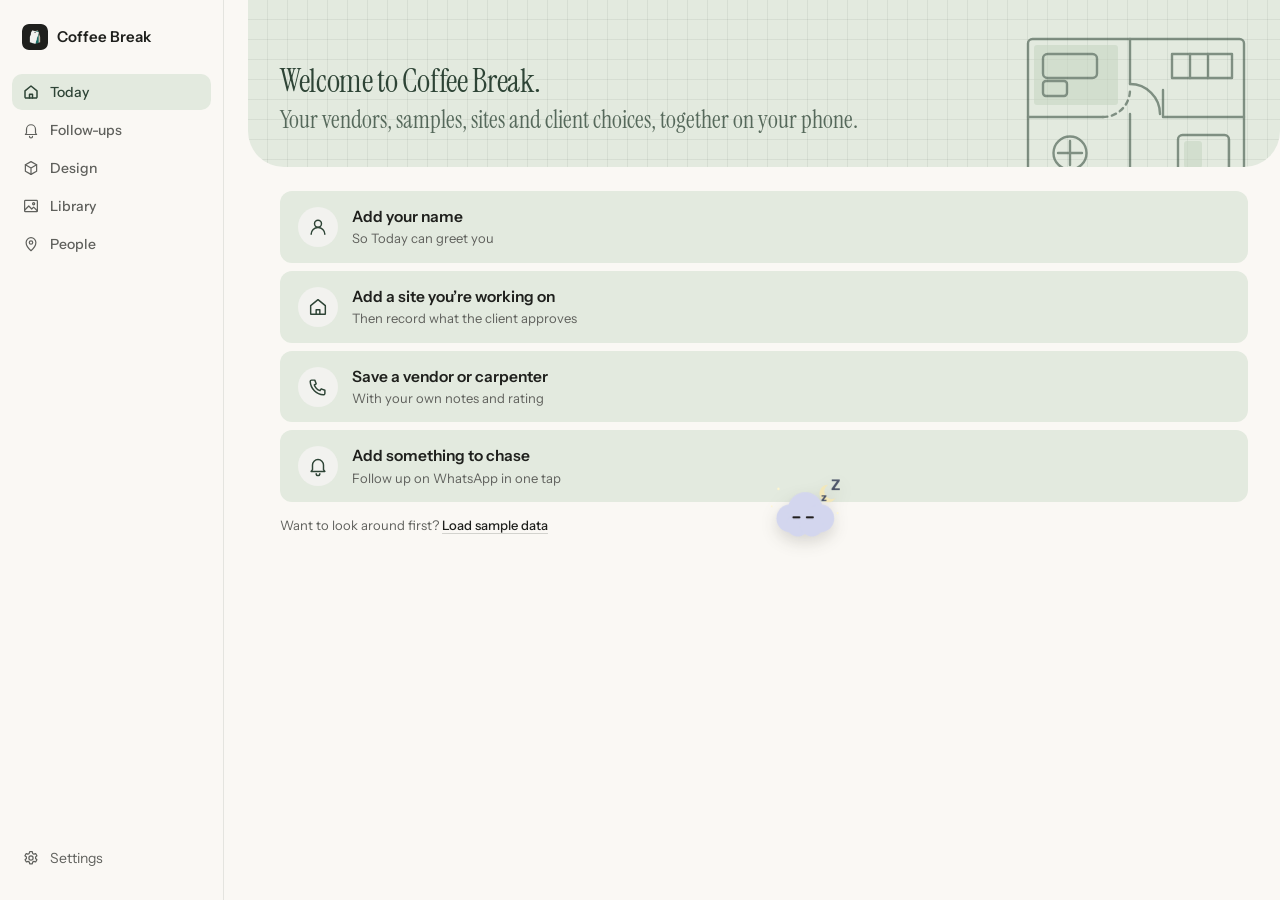
<file: index.html>
<!doctype html>
<html lang="en">
<head>
  <meta charset="utf-8">
  <meta name="viewport" content="width=device-width, initial-scale=1, viewport-fit=cover">
  <title>Coffee Break</title>
  <meta name="description" content="A personal work assistant for interior designers: follow-ups, inspiration, material samples and trusted people near your sites.">
  <meta name="theme-color" content="#e3eadf" media="(prefers-color-scheme: light)">
  <meta name="theme-color" content="#0f0f0e" media="(prefers-color-scheme: dark)">
  <link rel="manifest" href="manifest.json">
  <link rel="icon" href="icon-192.png">
  <link rel="apple-touch-icon" href="icon-192.png">
  <link rel="preconnect" href="https://fonts.googleapis.com">
  <link rel="preconnect" href="https://fonts.gstatic.com" crossorigin>
  <link href="https://fonts.googleapis.com/css2?family=Instrument+Sans:wght@400;500;600&family=Instrument+Serif&display=swap" rel="stylesheet">
  <link rel="stylesheet" href="styles.css">
</head>
<body>
  <nav class="tabs" aria-label="Sections">
    <div class="mark"><img src="icon-192.png" alt=""><span>Coffee Break</span></div>
    <a href="#today" data-tab="today" data-ic="today">Today</a>
    <a href="#followups" data-tab="followups" data-ic="bell">Follow-ups</a>
    <a href="#design" data-tab="design" data-ic="cube">Design</a>
    <a href="#library" data-tab="library" data-ic="image">Library</a>
    <a href="#people" data-tab="people" data-ic="pin">People</a>
    <button class="nav-settings" data-act="settings" data-ic="cog">Settings</button>
  </nav>

  <header class="top">
    <div class="mark"><img src="icon-192.png" alt=""><span>Coffee Break</span></div>
    <button class="icon-btn" aria-label="Settings" data-act="settings" data-ic="cog"></button>
  </header>

  <main id="view"></main>

  <div id="sheet" class="sheet hidden">
    <div class="sheet-bg"></div>
    <div class="sheet-card" role="dialog" aria-modal="true"></div>
  </div>
  <div id="present" class="present hidden"></div>
  <div id="toast" class="toast" role="status" aria-live="polite"></div>

  <script src="app.js"></script>
  <script src="features.js"></script>
  <script src="calendar.js"></script>
  <script src="nearby.js"></script>
  <script src="design.js"></script>
  <script src="ai.js"></script>
  <script src="theme.js"></script>
  <script src="cloud.js"></script>
  <script src="buddy.js"></script>
  <script src="tour.js"></script>
</body>
</html>
</file>
<file: styles.css>
/* StudioMate — style: editorial-greeting (taste-skill seed 421492546)
   Face: a limestone surface in place of the kit's #f9f9f9; the greeting in Instrument Serif carries
   today's one fact. Signature: materials set like the printed label on a real sample.
   Grid: phone = 16px margins, one 12px gap. Desktop = 224px sidebar + centred 1100px column,
   12 cols x 77 + 11 x 16 = 1100. */

:root {
  --ground: #ffffff;
  --surface: #f2f2ef;   /* limestone, one step off white */
  --raised: #ffffff;
  --active: #e6e6e2;
  --border: #e4e4df;
  --rule: #ececE8;
  --control: #d3d3ce;
  --text: #1f201d;
  --muted: #5f605c;
  --faint: #6b6b67;
  --primary: #1f201d;
  --on-primary: #ffffff;
  --accent: #1b6e66;    /* deep teal: on data only */
  --accent-soft: #e2efed;
  --positive: #2e7d32;
  --negative: #b42318;
  --pill-negative-bg: #fdecea; --pill-negative-ink: #7a1d14;
  --pill-warning-bg: #fffbeb;  --pill-warning-ink: #92400e;
  --pill-neutral-bg: #ebebe7;  --pill-neutral-ink: #3d3d3a;
  --star: #a2741a;

  --radius-card: 16px;
  --radius-inner: 12px;
  --radius-control: 999px;
  --gap: 12px;
  --pad: 18px;
  --control-height: 44px;

  --font: "Instrument Sans", system-ui, -apple-system, "Segoe UI", Roboto, "Noto Sans Tamil", sans-serif;
  --serif: "Instrument Serif", Georgia, serif;
  --fs-greet: 28px;
  --fs-title: 24px;
  --fs-kpi: 30px;
  --fs-body: 15px;
  --fs-small: 13px;

  --ease-out: cubic-bezier(0.23, 1, 0.32, 1);
  --ease-drawer: cubic-bezier(0.32, 0.72, 0, 1);
  --nav-h: 62px;
  color-scheme: light;
}
@media (prefers-color-scheme: dark) {
  :root:not([data-theme="light"]) {
    --ground: #0f0f0e; --surface: #1a1a18; --raised: #232321; --active: #2a2a27;
    --border: #2a2a27; --rule: #222220; --control: #44443f;
    --text: #f3f3ef; --muted: #b4b4ae; --faint: #96968f;
    --primary: #f3f3ef; --on-primary: #111110;
    --accent: #5fbfb3; --accent-soft: #1d302d;
    --negative: #f0806f; --pill-negative-bg: #3a1f1b; --pill-negative-ink: #f6b3a8;
    --pill-warning-bg: #33280f; --pill-warning-ink: #f3c56b;
    --pill-neutral-bg: #2a2a27; --pill-neutral-ink: #d6d6d0;
    --star: #e0b45a;
    color-scheme: dark;
  }
}

* { box-sizing: border-box; }
html { -webkit-text-size-adjust: 100%; }
body {
  margin: 0; background: var(--ground); color: var(--text);
  font: 400 var(--fs-body)/1.5 var(--font);
  padding-bottom: calc(var(--nav-h) + 32px + env(safe-area-inset-bottom));
  -webkit-tap-highlight-color: transparent;
  overscroll-behavior-y: none;
}
body.noscroll { overflow: hidden; }
h1, h2, h3, p { margin: 0; }
button, input, select, textarea { font: inherit; color: inherit; }
button, .btn, .tabs a, .chip { -webkit-user-select: none; user-select: none; touch-action: manipulation; }
img { display: block; max-width: 100%; }
a { color: inherit; }
.hidden { display: none !important; }
.num { font-variant-numeric: tabular-nums; }
.faint { color: var(--faint); }
.ic { width: 18px; height: 18px; flex: none; }
:focus-visible { outline: 2px solid var(--accent); outline-offset: 2px; }
::selection { background: var(--accent-soft); color: var(--text); }
html { caret-color: var(--accent); scrollbar-color: var(--control) transparent; scrollbar-width: thin; }

/* ---------- shell ---------- */
.top {
  position: sticky; top: 0; z-index: 20; display: flex; align-items: center; justify-content: space-between;
  height: 52px; padding: 0 8px 0 16px; padding-top: env(safe-area-inset-top);
  background: var(--ground);
}
.mark { display: flex; align-items: center; gap: 9px; font-weight: 600; font-size: 15px; }
.mark img { width: 26px; height: 26px; border-radius: 7px; }
.icon-btn {
  display: grid; place-items: center; width: 44px; height: 44px; border: 0; border-radius: 50%;
  background: transparent; color: var(--muted); cursor: pointer;
  transition: transform 160ms var(--ease-out), background-color 160ms ease;
}
.icon-btn .ic { width: 20px; height: 20px; }
.icon-btn:active { transform: scale(0.94); background: var(--active); }

main { max-width: 1100px; margin: 0 auto; padding: 4px 16px 24px; }

/* bottom navigation on the phone */
.tabs {
  position: fixed; inset: auto 0 0 0; z-index: 30; display: flex;
  height: calc(var(--nav-h) + env(safe-area-inset-bottom)); padding: 0 4px env(safe-area-inset-bottom);
  background: var(--ground); border-top: 1px solid var(--border);
}
.tabs .mark, .tabs .nav-settings { display: none; }
.tabs a {
  flex: 1; display: flex; flex-direction: column; align-items: center; justify-content: center; gap: 3px;
  color: var(--faint); text-decoration: none; font-size: 11.5px; font-weight: 500;
  transition: color 160ms ease;
}
.tabs a .ic { width: 22px; height: 22px; transition: transform 160ms var(--ease-out); }
.tabs a:active .ic { transform: scale(0.9); }
.tabs a.on { color: var(--text); }
.tabs a.on .ic { stroke-width: 2; }

/* desktop: the open-plane sidebar */
@media (min-width: 900px) {
  body { padding-bottom: 48px; }
  .top { display: none; }
  .tabs {
    inset: 0 auto 0 0; width: 224px; height: auto; flex-direction: column; gap: 2px;
    padding: 24px 12px; border-top: 0; border-right: 1px solid var(--border);
  }
  .tabs .mark { display: flex; padding: 0 10px 22px; }
  .tabs a, .tabs .nav-settings {
    flex: none; flex-direction: row; justify-content: flex-start; gap: 10px; height: 36px; padding: 0 10px;
    border-radius: 10px; font-size: 14px; color: var(--muted);
  }
  .tabs a .ic, .tabs .nav-settings .ic { width: 18px; height: 18px; }
  .tabs a.on { background: var(--active); color: var(--text); }
  .tabs .nav-settings { display: flex; align-items: center; margin-top: auto; border: 0; background: none; cursor: pointer; }
  main { margin-left: max(248px, calc((100vw - 1100px + 224px) / 2)); margin-right: auto; padding: 40px 32px 48px; }
}

/* ---------- titles ---------- */
.title-row { display: flex; align-items: flex-start; justify-content: space-between; gap: 16px; padding: 10px 0 16px; }
.title-row h1 { font-size: var(--fs-title); font-weight: 600; letter-spacing: -0.01em; line-height: 1.2; }
.lede { color: var(--muted); font-size: var(--fs-small); margin-top: 4px; }

.hero { padding: 6px 0 4px; }
.greet { font: 400 var(--fs-greet)/1.1 var(--serif); letter-spacing: -0.01em; }
.finding { font: 400 22px/1.25 var(--serif); color: var(--muted); margin-top: 6px; max-width: 30ch; }
.hero .lede { margin-top: 10px; }
@media (min-width: 900px) { :root { --fs-greet: 32px; } .finding { font-size: 24px; max-width: none; } .hero { padding-top: 24px; } }

/* KPI strip: one container split by dividers, label over value, regular weight */
.strip {
  display: grid; grid-template-columns: repeat(3, 1fr); margin-top: 20px;
  background: var(--surface); border-radius: var(--radius-card);
}
.strip a { display: flex; flex-direction: column; gap: 2px; padding: 14px var(--pad) 16px; text-decoration: none; }
.strip a + a { border-left: 1px solid var(--border); }
.strip span { font-size: var(--fs-small); color: var(--muted); }
.strip b { font-size: var(--fs-kpi); font-weight: 400; line-height: 1.1; }
.strip a.bad b { color: var(--negative); }
.strip a.main b { color: var(--accent); }

.quick { display: grid; grid-template-columns: repeat(4, 1fr); gap: 8px; margin: 14px 0 4px; }
.quick button {
  display: flex; flex-direction: column; align-items: center; gap: 6px; padding: 14px 4px 12px;
  border: 1px solid var(--border); border-radius: var(--radius-inner); background: var(--ground);
  color: var(--text); cursor: pointer; transition: transform 160ms var(--ease-out), background-color 160ms ease;
}
.quick button .ic { width: 22px; height: 22px; }
.quick button span { font-size: 12.5px; font-weight: 500; color: var(--muted); }
.quick button:active { transform: scale(0.97); background: var(--surface); }

.sec { display: flex; align-items: baseline; gap: 8px; font-size: 15px; font-weight: 600; margin: 28px 0 10px; }
.sec .count { font-weight: 400; color: var(--muted); }
.sec .more { margin-left: auto; font-size: var(--fs-small); font-weight: 500; color: var(--muted); text-decoration: none; }

.banner {
  display: flex; gap: 12px; align-items: center; margin: 16px 0 0; padding: 14px var(--pad);
  border-radius: var(--radius-inner); background: var(--surface); font-size: 14px;
}
.banner p { flex: 1; }
.banner.nudge { background: var(--accent-soft); }

/* ---------- follow-up rows ---------- */
.card { background: var(--surface); border-radius: var(--radius-card); margin-bottom: var(--gap); overflow: hidden; }
.card h3 { font-size: 16px; font-weight: 600; margin: 6px 0 2px; line-height: 1.3; }
.meta { color: var(--muted); font-size: var(--fs-small); }
.meta em { font-style: normal; color: var(--text); }
.p-main { padding: 14px var(--pad) 10px; cursor: pointer; }
.fu { display: grid; grid-template-columns: 1fr auto; align-items: center; gap: 4px; background: var(--surface); border-radius: var(--radius-card); margin-bottom: 8px; padding-right: 10px; }
.fu-main { display: grid; gap: 4px; min-width: 0; padding: 14px 6px 14px var(--pad); border: 0; background: none; text-align: left; color: var(--text); cursor: pointer; border-radius: var(--radius-card); }
.fu-main:active { background: var(--active); }
.fu-title { font-size: 16px; font-weight: 600; line-height: 1.3; overflow-wrap: anywhere; }
.fu-acts { display: flex; gap: 6px; }
.fu-top { display: flex; gap: 6px; flex-wrap: wrap; align-items: center; }
.due, .pill {
  flex: none; white-space: nowrap; font-size: 12px; font-weight: 500; line-height: 20px; padding: 0 8px; border-radius: 6px;
  background: var(--pill-neutral-bg); color: var(--pill-neutral-ink);
}
.due.overdue { background: var(--pill-negative-bg); color: var(--pill-negative-ink); }
.due.today { background: var(--accent-soft); color: var(--accent); }
.due.done { background: transparent; padding: 0; color: var(--muted); }
.fu.done .fu-title { color: var(--muted); font-weight: 500; }
.fu.done { padding-right: 0; grid-template-columns: 1fr; }
@media (min-width: 900px) {
  .fu-list { display: grid; grid-template-columns: 1fr 1fr; gap: var(--gap); }
  .fu-list .card { margin: 0; display: flex; flex-direction: column; justify-content: space-between; }
}
.fu-actions { display: flex; gap: 8px; padding: 0 var(--pad) 14px; flex-wrap: wrap; }
.note { margin-top: 6px; font-size: 14px; }
.stars { display: inline-flex; gap: 1px; margin-left: 6px; vertical-align: -1px; color: var(--star); }
.stars .off { display: inline-flex; gap: 1px; color: var(--control); }
.star { width: 13px; height: 13px; fill: currentColor; }
.rating .star { width: 28px; height: 28px; }

/* ---------- controls ---------- */
.btn {
  display: inline-flex; align-items: center; justify-content: center; gap: 7px;
  min-height: var(--control-height); padding: 0 16px; border-radius: var(--radius-control);
  border: 1px solid var(--control); background: var(--ground); color: var(--text);
  font-weight: 500; font-size: 14px; cursor: pointer; text-decoration: none; white-space: nowrap;
  transition: transform 160ms var(--ease-out), background-color 160ms ease, border-color 160ms ease;
}
.btn .ic { width: 17px; height: 17px; }
.btn:active { transform: scale(0.97); }
.btn:disabled { opacity: .4; pointer-events: none; }
.btn.primary, .btn.wa { background: var(--primary); border-color: var(--primary); color: var(--on-primary); }
.btn.ok { background: var(--accent); border-color: var(--accent); color: #fff; }
.btn.ghost { border-color: transparent; background: transparent; }
.btn.danger { color: var(--negative); }
.btn.big { height: 52px; width: 100%; justify-content: flex-start; padding: 0 18px; font-size: 15px; border-radius: var(--radius-inner); }
.btn.icon { width: 48px; padding: 0; flex: none; }
.btn.round { width: 48px; height: 48px; padding: 0; flex: none; }
.btn.round .ic { width: 20px; height: 20px; }
.btn.small { min-height: 40px; padding: 0 14px; font-size: 14px; }
@media (hover: hover) and (pointer: fine) {
  .btn:hover { border-color: var(--muted); }
  .btn.primary:hover, .btn.wa:hover { background: #3a3b37; border-color: #3a3b37; }
  .quick button:hover, .mcard:hover, .thumb:hover { background-color: var(--surface); }
}

.bar { display: flex; gap: 8px; align-items: center; margin: 0 0 12px; flex-wrap: wrap; }
.grow { flex: 1; }
.seg { display: inline-flex; background: var(--surface); border-radius: var(--radius-control); padding: 3px; }
.seg button {
  border: 0; background: transparent; height: 40px; padding: 0 18px; border-radius: var(--radius-control);
  font-weight: 500; font-size: 14px; color: var(--muted); cursor: pointer; transition: background-color 160ms ease, color 160ms ease;
}
.seg button.on { background: var(--ground); color: var(--text); outline: 1px solid var(--border); outline-offset: -1px; }
.chips { display: flex; gap: 6px; flex-wrap: wrap; }
.chips.scroll { flex-wrap: nowrap; overflow-x: auto; margin: 0 -16px 12px; padding: 0 16px 2px; scrollbar-width: none; overscroll-behavior-x: contain; }
.chips.scroll::-webkit-scrollbar { display: none; }
.chip {
  flex: none; height: 40px; padding: 0 16px; border-radius: var(--radius-control);
  border: 1px solid var(--border); background: var(--ground); font-size: 13.5px; font-weight: 500; cursor: pointer; white-space: nowrap;
  transition: transform 160ms var(--ease-out), background-color 160ms ease, color 160ms ease;
}
.chip:active { transform: scale(0.97); }
.chip.on { background: var(--primary); border-color: var(--primary); color: var(--on-primary); }

/* 16px text keeps Android from zooming into fields */
input, select, textarea {
  width: 100%; min-height: 46px; padding: 11px 14px; border-radius: 12px; border: 1px solid var(--control);
  background: var(--ground); font-size: 16px; outline: none; transition: border-color 160ms ease;
}
input:focus, select:focus, textarea:focus { border-color: var(--text); }
input::placeholder, textarea::placeholder { color: var(--faint); }
textarea { resize: vertical; line-height: 1.45; }
input[type="checkbox"] { width: 20px; min-height: 20px; height: 20px; accent-color: var(--accent); }
input[type="search"] { padding-left: 42px; background: var(--surface) no-repeat 14px 50% / 18px; border-color: transparent;
  background-image: url("data:image/svg+xml,%3Csvg xmlns='http://www.w3.org/2000/svg' viewBox='0 0 24 24' fill='none' stroke='%235f605c' stroke-width='1.6' stroke-linecap='round'%3E%3Ccircle cx='11' cy='11' r='6.5'/%3E%3Cpath d='m16 16 4 4'/%3E%3C/svg%3E"); }
.bar input[type="search"] { flex: 1; min-width: 0; }
.bar select { width: auto; max-width: 48%; flex: none; min-height: 46px; height: 46px; padding: 0 12px; border-radius: var(--radius-control); font-size: 14px; }

/* ---------- sheet: slides up on the drawer curve ---------- */
.sheet { position: fixed; inset: 0; z-index: 50; }
.sheet-bg { position: absolute; inset: 0; background: rgba(15, 15, 14, .4); transition: opacity 240ms ease; }
.sheet-card {
  position: absolute; left: 0; right: 0; bottom: 0; max-height: 92dvh; overflow-y: auto; overscroll-behavior: contain;
  max-width: 640px; margin: 0 auto; background: var(--ground); border-radius: 24px 24px 0 0;
  padding: 8px 20px calc(24px + env(safe-area-inset-bottom));
  box-shadow: 0 -8px 32px rgba(0, 0, 0, .12); /* taste-skill-ignore: the sheet floats */
  transition: transform 320ms var(--ease-drawer);
}
@starting-style {
  .sheet:not(.hidden) .sheet-card { transform: translateY(100%); }
  .sheet:not(.hidden) .sheet-bg { opacity: 0; }
}
.grab { width: 36px; height: 5px; border-radius: 3px; background: var(--control); margin: 4px auto 12px; }
.sheet-card { padding-top: 8px; }
.sheet-x { position: absolute; top: 14px; right: 10px; }
.sheet-card > h2:first-of-type { padding-right: 48px; min-height: 28px; }
.promise { display: grid; gap: 8px; }
.two { display: grid; grid-template-columns: 1fr 1fr; gap: 8px; }
.two .btn { width: 100%; padding: 0 10px; }
.vlang { display: flex; align-items: center; gap: 8px; margin-top: 10px; flex-wrap: wrap; }
.sheet-card h2 { font-size: 20px; font-weight: 600; margin-bottom: 12px; }
.sheet-card label { display: block; font-size: 14px; font-weight: 500; margin: 16px 0 8px; }
.sheet-card label > input, .sheet-card label > select, .sheet-card label > textarea, .sheet-card label > .row { margin-top: 8px; font-weight: 400; }
.sheet-card label.check { display: flex; gap: 10px; align-items: center; font-weight: 400; font-size: 15px; }
.row { display: flex; gap: 8px; align-items: center; }
.row > * { min-width: 0; }
.sub { display: grid; gap: 8px; padding: 12px; margin-top: 8px; border-radius: var(--radius-inner); background: var(--surface); }
.actions { display: flex; gap: 10px; justify-content: flex-end; margin-top: 24px; flex-wrap: wrap; }
.actions .primary { flex: 1; max-width: 260px; }
.stack { display: grid; gap: 10px; }
.hint { color: var(--muted); font-size: var(--fs-small); margin-top: 8px; }
.glabel { margin: 16px 0 8px; font-size: 13px; font-weight: 500; color: var(--muted); }
.tagx { margin-top: 10px; }
.preview { width: 100%; max-height: 280px; object-fit: cover; border-radius: var(--radius-inner); background: var(--surface); }
.preview-wrap { position: relative; }
.preview-wrap .btn { position: absolute; right: 10px; bottom: 10px; }
.rating { display: flex; gap: 2px; }
.rating button { border: 0; background: none; line-height: 0; color: var(--control); cursor: pointer; padding: 0 2px; transition: transform 160ms var(--ease-out), color 120ms ease; }
.rating button:active { transform: scale(0.9); }
.rating button.on { color: var(--star); }

/* ---------- library ---------- */
.grid { display: grid; grid-template-columns: repeat(3, 1fr); gap: 4px; }
@media (min-width: 560px) { .grid { grid-template-columns: repeat(4, 1fr); gap: 8px; } }
@media (min-width: 1100px) { .grid { grid-template-columns: repeat(5, 1fr); } }
.thumb {
  position: relative; aspect-ratio: 4 / 5; border: 0; padding: 0; border-radius: 6px; overflow: hidden;
  background: var(--surface); cursor: pointer; transition: transform 160ms var(--ease-out);
}
.thumb:active { transform: scale(0.98); }
.thumb img { width: 100%; height: 100%; object-fit: cover; }
.thumb.sel { outline: 3px solid var(--text); outline-offset: -3px; }
.thumb.sel::after {
  content: ""; position: absolute; top: 8px; right: 8px; width: 22px; height: 22px; border-radius: 50%;
  background: var(--text) url("data:image/svg+xml,%3Csvg xmlns='http://www.w3.org/2000/svg' viewBox='0 0 24 24' fill='none' stroke='white' stroke-width='2.4' stroke-linecap='round' stroke-linejoin='round'%3E%3Cpath d='m6 12.5 4 4L18 8'/%3E%3C/svg%3E") center / 16px no-repeat;
}
.linkthumb { height: 100%; display: grid; place-items: center; align-content: center; gap: 6px; color: var(--muted); }
.linkthumb .ic { width: 24px; height: 24px; }
.linkthumb small { font-size: 12px; max-width: 90%; overflow: hidden; text-overflow: ellipsis; white-space: nowrap; }
.mini { display: grid; grid-template-columns: repeat(4, 1fr); gap: 4px; margin-top: 8px; }
.mini img { aspect-ratio: 4 / 5; object-fit: cover; border-radius: 4px; width: 100%; }

/* ---------- materials: the sample label ---------- */
.mgrid { display: grid; grid-template-columns: repeat(2, 1fr); gap: var(--gap); }
@media (min-width: 560px) { .mgrid { grid-template-columns: repeat(3, 1fr); } }
@media (min-width: 1100px) { .mgrid { grid-template-columns: repeat(4, 1fr); } }
.mcard {
  display: flex; flex-direction: column; text-align: left; border: 0; padding: 0; color: var(--text);
  background: var(--ground); border-radius: var(--radius-inner); overflow: hidden; cursor: pointer;
  outline: 1px solid var(--border); outline-offset: -1px; transition: transform 160ms var(--ease-out);
}
.mcard:active { transform: scale(0.98); }
.mcard img, .mcard .noimg { width: 100%; aspect-ratio: 1; object-fit: cover; background: var(--surface); }
.noimg { display: grid; place-items: center; color: var(--faint); }
.noimg .ic { width: 28px; height: 28px; }
.label { display: grid; gap: 1px; padding: 10px 12px 12px; }
.label .maker { font-size: 12px; color: var(--muted); }
.label .code { font-size: 20px; font-weight: 500; letter-spacing: -0.01em; line-height: 1.2; }
.label small { font-size: 12.5px; color: var(--muted); min-height: 1em; }
.label-foot { display: grid; gap: 1px; margin-top: 8px; padding-top: 8px; border-top: 1px solid var(--rule); font-size: 13px; }
.label-foot .vendor { color: var(--muted); overflow: hidden; text-overflow: ellipsis; white-space: nowrap; }
.label-foot i { font-style: normal; color: var(--muted); }

.swatch-row { display: grid; grid-template-columns: repeat(3, 1fr); gap: var(--gap); }
.sw { min-width: 0; display: grid; gap: 1px; text-align: left; border: 0; padding: 0; background: none; cursor: pointer; color: var(--text); }
.sw img, .sw-blank { width: 100%; aspect-ratio: 1; height: auto; display: block; object-fit: cover; border-radius: 10px; background: var(--surface); }
.sw b { font-size: 14px; font-weight: 500; margin-top: 6px; overflow: hidden; text-overflow: ellipsis; white-space: nowrap; }
.sw small { font-size: 12px; color: var(--muted); }

/* ---------- empty states: the frame and one sentence ---------- */
.empty { padding: 28px var(--pad); border-radius: var(--radius-card); background: var(--surface); color: var(--muted); }
.empty p { margin-bottom: 16px; max-width: 46ch; }
.empty .hint { margin: 14px 0 0; }

.find { display: grid; grid-template-columns: repeat(2, 1fr); gap: 8px; }
.find a { justify-content: flex-start; padding: 0 14px; overflow: hidden; }
@media (min-width: 900px) { .find { grid-template-columns: repeat(4, 1fr); } }

/* ---------- presentation: a viewer, so it stays dark ---------- */
.present { position: fixed; inset: 0; z-index: 60; background: #0d0d0c; color: #f3f3ef; display: flex; flex-direction: column; }
.p-top { display: flex; align-items: center; justify-content: space-between; height: 56px; padding: 0 8px; padding-top: env(safe-area-inset-top); font-size: 14px; }
.p-top .icon-btn { color: #f3f3ef; }
.p-top .icon-btn:active { background: rgba(255,255,255,.12); }
.p-top .btn { background: transparent; border-color: rgba(255,255,255,.3); color: #f3f3ef; margin-right: 8px; }
.p-img { flex: 1; display: grid; place-items: center; overflow: hidden; padding: 0 12px; touch-action: pan-y; }
.p-img img { max-height: 100%; max-width: 100%; object-fit: contain; border-radius: 4px; transition: transform 200ms var(--ease-out), opacity 200ms var(--ease-out); }
.p-img img.fly-r { transform: translateX(40%) rotate(4deg); opacity: 0; }
.p-img img.fly-l { transform: translateX(-40%) rotate(-4deg); opacity: 0; }
.p-tags { text-align: center; color: #a9a9a3; font-size: 13px; padding: 10px 16px 0; min-height: 30px; }
.p-bot { display: grid; grid-template-columns: 1fr auto 1fr; align-items: center; gap: 10px; padding: 16px 16px calc(20px + env(safe-area-inset-bottom)); max-width: 520px; width: 100%; margin: 0 auto; }
.p-btn {
  display: inline-flex; align-items: center; justify-content: center; gap: 8px; height: 56px; border-radius: var(--radius-control);
  border: 1px solid rgba(255,255,255,.28); background: transparent; color: #f3f3ef; font-size: 15px; font-weight: 500; cursor: pointer;
  transition: transform 160ms var(--ease-out), background-color 160ms ease;
}
.p-btn:active { transform: scale(0.96); }
.p-btn.skip { border: 0; padding: 0 12px; color: #a9a9a3; font-size: 14px; }
.p-btn.yes { background: #f3f3ef; border-color: #f3f3ef; color: #0d0d0c; }
.p-btn .ic { width: 18px; height: 18px; }
.p-sum { flex: 1; overflow-y: auto; padding: 8px 20px 32px; max-width: 640px; margin: 0 auto; width: 100%; }
.p-sum h2, .p-sess h2 { font: 400 32px/1.15 var(--serif); margin: 8px 0 8px; }
.p-sum p { color: #c9c9c3; }
.p-sum .glabel { color: #a9a9a3; }
.taste { display: flex; gap: 6px; flex-wrap: wrap; }
.taste span { padding: 0 12px; line-height: 30px; border-radius: var(--radius-control); font-size: 13.5px; background: rgba(95, 191, 179, .16); color: #8fd6cc; }
.taste.avoid span { background: rgba(240, 128, 111, .14); color: #f4ad9f; }
.p-sess .taste span { background: var(--accent-soft); color: var(--accent); }
.p-sess .taste.avoid span { background: var(--pill-negative-bg); color: var(--pill-negative-ink); }

.toast {
  position: fixed; left: 50%; bottom: calc(var(--nav-h) + 20px + env(safe-area-inset-bottom)); z-index: 80;
  transform: translate(-50%, 12px); opacity: 0; pointer-events: none;
  transition: transform 220ms var(--ease-out), opacity 220ms ease;
  background: var(--primary); color: var(--on-primary); padding: 14px 16px; border-radius: 8px;
  font-weight: 500; font-size: 14px; width: calc(100vw - 32px); max-width: 560px; box-shadow: 0 6px 20px rgba(0,0,0,.16); /* taste-skill-ignore: the toast floats */
}
.toast.show { opacity: 1; transform: translate(-50%, 0); }
@media (min-width: 900px) { .toast { bottom: 32px; left: calc(50% + 112px); } }

.listen { background: var(--pill-negative-bg) !important; color: var(--negative) !important; border-color: transparent !important; }

@media (prefers-reduced-motion: reduce) {
  *, *::before, *::after { transition-duration: 1ms !important; }
  .sheet-card { transition: none; }
  .p-img img.fly-r, .p-img img.fly-l { transform: none; }
}

/* ---------- part two: site page, decisions, budget, boards, welcome ---------- */
.back { display: inline-flex; align-items: center; gap: 4px; min-height: 44px; margin: 0 0 -4px -6px; padding: 0 8px 0 2px;
  color: var(--muted); font-size: 14px; font-weight: 500; text-decoration: none; border-radius: var(--radius-control); }
.back .ic { width: 20px; height: 20px; }
.back:active { background: var(--active); }
.linkbtn { border: 0; background: none; padding: 0; color: var(--text); font: inherit; font-weight: 500; text-decoration: underline;
  text-underline-offset: 3px; text-decoration-color: var(--control); cursor: pointer; min-height: 32px; }
.sec .linkbtn.more { text-decoration: none; color: var(--muted); }
.neg { color: var(--negative); }
.site-acts { display: flex; gap: 8px; flex-wrap: wrap; margin-bottom: 18px; }

.budget { background: var(--surface); border-radius: var(--radius-card); padding: 16px var(--pad) 14px; }
.budget-head { display: flex; justify-content: space-between; align-items: baseline; gap: 12px; flex-wrap: wrap; }
.budget-head b { font-size: 26px; font-weight: 400; letter-spacing: -0.01em; }
.budget-head .of { color: var(--muted); font-size: 14px; }
.track { height: 8px; border-radius: 99px; background: var(--active); margin: 12px 0 10px; overflow: hidden; }
.track i { display: block; height: 100%; border-radius: inherit; background: var(--accent); }
.track i.over { background: var(--negative); }

.room { font-size: 13px; font-weight: 500; color: var(--muted); margin: 14px 0 6px; }
.decs { display: grid; gap: 6px; }
.dec { display: grid; grid-template-columns: auto 1fr auto; gap: 12px; align-items: center; width: 100%; text-align: left;
  padding: 12px 14px; border: 0; border-radius: var(--radius-inner); background: var(--surface); color: var(--text); cursor: pointer;
  transition: transform 160ms var(--ease-out); }
.dec:active { transform: scale(0.99); background: var(--active); }
.dec-sw { width: 40px; height: 40px; border-radius: 8px; object-fit: cover; display: block; }
.dec:not(:has(.dec-sw)) { grid-template-columns: 1fr auto; }
.dec-body { display: grid; gap: 1px; min-width: 0; }
.dec-item { font-size: 13px; color: var(--muted); }
.dec-choice { font-size: 15.5px; font-weight: 600; line-height: 1.3; }
.dec-was { font-size: 12.5px; color: var(--pill-warning-ink); }
.dec-cost { display: grid; justify-items: end; font-size: 15px; white-space: nowrap; }
.dec-cost small { font-size: 12.5px; color: var(--muted); }
.dec-cost small.neg { color: var(--negative); }
.dec-big { font: 400 26px/1.2 var(--serif); margin: 14px 0 6px; }

.boards { display: grid; grid-auto-flow: column; grid-auto-columns: 132px; gap: 10px; overflow-x: auto; padding-bottom: 4px;
  scrollbar-width: none; overscroll-behavior-x: contain; }
.boards::-webkit-scrollbar { display: none; }
.board { display: grid; gap: 2px; text-decoration: none; color: var(--text); border: 0; padding: 0; background: none; text-align: left; cursor: pointer; }
.board .cover { display: grid; grid-template-columns: 1fr 1fr; gap: 2px; aspect-ratio: 1; border-radius: 12px; overflow: hidden; background: var(--surface); }
.board .cover img { width: 100%; height: 100%; object-fit: cover; }
.board .cover img:only-child { grid-column: 1 / -1; grid-row: 1 / 3; }
.board.new .cover { display: grid; place-items: center; grid-template-columns: 1fr; color: var(--muted); outline: 1px dashed var(--control); outline-offset: -1px; background: none; }
.board b { font-size: 14px; font-weight: 500; margin-top: 6px; overflow: hidden; text-overflow: ellipsis; white-space: nowrap; }
.board small { font-size: 12px; color: var(--muted); }

.steps { display: grid; gap: 8px; margin-top: 22px; }
.step { display: flex; align-items: center; gap: 14px; width: 100%; padding: 14px var(--pad); text-align: left; border: 0; cursor: pointer;
  border-radius: var(--radius-inner); background: var(--surface); color: var(--text); transition: transform 160ms var(--ease-out); }
.step:active { transform: scale(0.99); background: var(--active); }
.step .ic { width: 22px; height: 22px; color: var(--muted); }
.step span { display: grid; gap: 1px; }
.step b { font-size: 15.5px; font-weight: 600; }
.step small { font-size: 13px; color: var(--muted); }

.site-list { display: grid; gap: 6px; }
.site-row { display: flex; justify-content: space-between; align-items: center; gap: 12px; min-height: 60px; padding: 10px var(--pad);
  border-radius: var(--radius-inner); background: var(--surface); text-decoration: none; color: var(--text); }
.site-row:active { background: var(--active); }
.site-row > span:first-child { display: grid; min-width: 0; }
.site-row b { font-size: 15px; font-weight: 600; }
.site-row small { font-size: 12.5px; color: var(--muted); }
.site-meta { display: grid; justify-items: end; gap: 3px; flex: none; }

.toast.has-act { display: flex; align-items: center; justify-content: space-between; gap: 16px; padding: 6px 6px 6px 16px; pointer-events: auto; }
.toast-act { border: 0; background: none; color: var(--accent-soft); font: inherit; font-weight: 600; min-height: 44px; padding: 0 14px; cursor: pointer; border-radius: 6px; }
@media (prefers-color-scheme: dark) { :root:not([data-theme="light"]) .toast-act { color: #1b6e66; } }
.nowrap { white-space: nowrap; }

/* ================= interior theme: a material colour per screen ================= */
:root {
  --hue: #4f6b58; --hue-soft: #e3eadf; --hue-mid: #c5d4c0; --hue-ink: #2e4436;   /* sage (Today) */
  --ground: #faf8f4;                                                               /* warm limestone page */
}
body[data-screen="followups"] { --hue: #b8613e; --hue-soft: #f6e4d9; --hue-mid: #ecc6b1; --hue-ink: #7a3519; }  /* terracotta */
body[data-screen="library"]   { --hue: #7a5236; --hue-soft: #efe4d8; --hue-mid: #dcc4ab; --hue-ink: #4d3120; }  /* walnut */
body[data-screen="materials"] { --hue: #a87b1f; --hue-soft: #f3ead2; --hue-mid: #e4d09c; --hue-ink: #5f4410; }  /* ochre stone */
body[data-screen="people"]    { --hue: #2f7676; --hue-soft: #dcebea; --hue-mid: #b4d3d1; --hue-ink: #1b4a4a; }  /* teal */
@media (prefers-color-scheme: dark) {
  :root:not([data-theme="light"]) { --hue: #9dbb9f; --hue-soft: #1e2a22; --hue-mid: #2c3d31; --hue-ink: #cfe0cc; --ground: #121210; }
  :root:not([data-theme="light"]) body[data-screen="followups"] { --hue: #e59572; --hue-soft: #2e1e16; --hue-mid: #45291c; --hue-ink: #f6cdb9; }
  :root:not([data-theme="light"]) body[data-screen="library"]   { --hue: #c99a74; --hue-soft: #2a2119; --hue-mid: #3d2f23; --hue-ink: #ecd6c1; }
  :root:not([data-theme="light"]) body[data-screen="materials"] { --hue: #d9b35c; --hue-soft: #2b2513; --hue-mid: #3f351a; --hue-ink: #f1dfae; }
  :root:not([data-theme="light"]) body[data-screen="people"]    { --hue: #78c0bd; --hue-soft: #162a2a; --hue-mid: #1f3c3b; --hue-ink: #c3e4e2; }
}
.top { background: var(--hue-soft); transition: background-color 240ms ease; }

/* the coloured header band with its drawing */
.band {
  position: relative; overflow: hidden; margin: -4px -16px 18px; padding: 6px 16px 20px;
  background: var(--hue-soft); color: var(--hue-ink); border-radius: 0 0 28px 28px;
  transition: background-color 240ms ease;
}
.band .title-row, .band .hero { position: relative; z-index: 1; padding-right: 0; }
.band .title-row { padding-bottom: 4px; }
.band h1, .band .greet { color: var(--hue-ink); }
.band .title-row h1 { font: 400 32px/1.1 var(--serif); letter-spacing: -0.01em; }
.band .lede, .band .finding { color: color-mix(in srgb, var(--hue-ink) 78%, transparent); }
.band .back { color: var(--hue-ink); position: relative; z-index: 1; }
.band .motif {
  position: absolute; right: -6px; top: 14px; width: 150px; height: auto; color: var(--hue-ink); opacity: .55; z-index: 0; pointer-events: none;
}
.band .motif .f { fill: var(--hue-mid); stroke: none; }
.band .motif .f2 { fill: var(--hue); opacity: .35; stroke: none; }
.band .title-row > div { max-width: 62%; }
.band .title-row .btn.primary { background: var(--hue-ink); border-color: var(--hue-ink); color: var(--hue-soft); align-self: flex-end; }
.band .greet { padding-right: 34%; }
.band .finding { max-width: 64%; }
@media (min-width: 900px) {
  .band { margin: -40px -32px 24px; padding: 40px 32px 28px; border-radius: 0 0 36px 36px; }
  .band .motif { width: 240px; right: 24px; top: 24px; }
  .band .title-row h1 { font-size: 40px; }
}

/* Today: the three counts become coloured tiles */
.band .strip { position: relative; z-index: 1; background: none; gap: 8px; margin-top: 18px; border-radius: 0; }
.band .strip a { border-radius: 16px; background: var(--surface); }
.band .strip a + a { border-left: 0; }
.band .strip a.bad { background: #b8613e; } .band .strip a.bad span, .band .strip a.bad b { color: #fff; }
.band .strip a.main { background: var(--hue); } .band .strip a.main span, .band .strip a.main b { color: #fff; }
.band .strip a:not(.bad):not(.main) { background: #fff; }
@media (prefers-color-scheme: dark) {
  :root:not([data-theme="light"]) .band .strip a:not(.bad):not(.main) { background: var(--surface); }
  :root:not([data-theme="light"]) .band .strip a.main span, :root:not([data-theme="light"]) .band .strip a.main b { color: #10140f; }
}

/* quick actions: each with its own material tint */
.quick button { border: 0; background: var(--surface); }
.quick button .ic { width: 40px; height: 40px; padding: 9px; border-radius: 50%; background: var(--hue-soft); color: var(--hue-ink); }
.quick button:nth-child(2) .ic { background: #f6e4d9; color: #7a3519; }
.quick button:nth-child(3) .ic { background: #f3ead2; color: #5f4410; }
.quick button:nth-child(4) .ic { background: #dcebea; color: #1b4a4a; }
@media (prefers-color-scheme: dark) {
  :root:not([data-theme="light"]) .quick button:nth-child(2) .ic { background: #2e1e16; color: #f6cdb9; }
  :root:not([data-theme="light"]) .quick button:nth-child(3) .ic { background: #2b2513; color: #f1dfae; }
  :root:not([data-theme="light"]) .quick button:nth-child(4) .ic { background: #162a2a; color: #c3e4e2; }
}

/* the screen colour on the controls that mean "you are here" */
.tabs a.on { color: var(--hue-ink); }
.tabs a.on .ic { background: var(--hue-soft); border-radius: 99px; width: 52px; padding: 2px 15px; height: 26px; box-sizing: border-box; transition: background-color 240ms ease; }
@media (min-width: 900px) { .tabs a.on { background: var(--hue-soft); } .tabs a.on .ic { background: none; width: 18px; height: 18px; padding: 0; } }
.chip.on, .seg button.on { background: var(--hue-ink); border-color: var(--hue-ink); color: var(--hue-soft); outline: 0; }
.btn.primary { background: var(--hue-ink); border-color: var(--hue-ink); color: var(--hue-soft); }
.due.today { background: var(--hue-soft); color: var(--hue-ink); }
.sec .count { color: var(--hue); }

/* each follow-up and site carries its home's colour on the left */
.fu, .site-row { position: relative; }
.fu[style*="--site"]::before, .site-row[style*="--site"]::before {
  content: ""; position: absolute; left: 7px; top: 14px; bottom: 14px; width: 4px; border-radius: 4px; background: var(--site);
}
.fu[style*="--site"] .fu-main, .site-row[style*="--site"] { padding-left: calc(var(--pad) + 4px); }

/* rooms, budget and decisions in the site colours */
.room { display: flex; align-items: center; gap: 8px; color: var(--hue-ink); font-size: 14px; font-weight: 600; }
.room-ic { width: 26px; height: 26px; padding: 4px; border-radius: 8px; background: var(--hue-soft); color: var(--hue-ink); flex: none; }
.track i { background: var(--hue); }
.budget { background: var(--hue-soft); }
.budget-head b { font-family: var(--serif); font-size: 32px; color: var(--hue-ink); }
.empty { background: var(--hue-soft); color: var(--hue-ink); }
.empty .btn.primary { background: var(--hue-ink); }
.step .ic { width: 40px; height: 40px; padding: 9px; border-radius: 50%; background: var(--surface); color: var(--hue-ink); flex: none; }
.step { background: var(--hue-soft); }
.label .code { font-family: var(--serif); font-size: 24px; font-weight: 400; }
/* band with a title: action under the title, the drawing owns the right side */
.band .title-row { flex-direction: column; align-items: flex-start; gap: 14px; padding-top: 14px; }
.band .title-row > div { max-width: 60%; }
.band .title-row .btn.primary { align-self: flex-start; }
.band:has(.title-row) .motif { top: auto; bottom: 10px; width: 140px; }
@media (min-width: 900px) { .band:has(.title-row) .motif { width: 220px; bottom: 16px; } }

/* ================= Design studio: blueprint blue ================= */
body[data-screen="design"] { --hue: #3f5f86; --hue-soft: #dfe7f1; --hue-mid: #bccce0; --hue-ink: #1f3552; }
@media (prefers-color-scheme: dark) {
  :root:not([data-theme="light"]) body[data-screen="design"] { --hue: #8fb0d8; --hue-soft: #17212e; --hue-mid: #223247; --hue-ink: #cfdcee; }
}
/* drafting paper: a faint grid inside every header band */
.band { background-image: /* taste-skill-ignore: drafting grid, the subject's own paper */
  linear-gradient(color-mix(in srgb, var(--hue-ink) 7%, transparent) 1px, transparent 1px), /* taste-skill-ignore */
  linear-gradient(90deg, color-mix(in srgb, var(--hue-ink) 7%, transparent) 1px, transparent 1px); /* taste-skill-ignore */
  background-size: 20px 20px; background-position: -1px -1px; }

.lib-seg { margin: 0 0 14px; }

.rooms { display: grid; gap: 10px; }
@media (min-width: 700px) { .rooms { grid-template-columns: 1fr 1fr; } }
.room-card { display: grid; grid-template-columns: 96px 1fr; gap: 14px; align-items: center; padding: 10px; border-radius: var(--radius-card);
  background: var(--surface); color: var(--text); text-decoration: none; }
.room-card:active { background: var(--active); }
.room-card img, .room-blank { width: 96px; height: 72px; border-radius: 10px; object-fit: cover; display: grid; place-items: center; background: var(--hue-soft); color: var(--hue-ink); }
.room-card span:last-child { display: grid; gap: 2px; }
.room-card b { font-size: 16px; }
.room-card small { color: var(--muted); font-size: 13px; }

.steps-nav { position: sticky; top: 52px; z-index: 15; display: flex; gap: 6px; overflow-x: auto; margin: 0 -16px 8px; padding: 8px 16px;
  background: var(--ground); scrollbar-width: none; }
.steps-nav::-webkit-scrollbar { display: none; }
.steps-nav a { flex: none; display: inline-flex; align-items: center; min-height: 40px; padding: 0 16px; border-radius: 99px; text-decoration: none;
  font-size: 14px; font-weight: 500; color: var(--hue-ink); background: var(--hue-soft); }
@media (min-width: 900px) { .steps-nav { top: 0; } }
.dstep { scroll-margin-top: 110px; }
.three { display: grid; grid-template-columns: repeat(3, 1fr); gap: 8px; }
.three label, .two label { margin-top: 8px; }
.three label { display: grid; gap: 6px; font-size: 13px; font-weight: 500; }
#d-size label { display: grid; gap: 6px; font-size: 13px; font-weight: 500; color: var(--muted); }

/* the room unfolded: ceiling above, four walls in a row, floor below */
.cross { display: grid; grid-template-columns: repeat(4, 1fr); gap: 6px; margin-top: 10px; }
.slot { position: relative; aspect-ratio: 1; border-radius: 10px; overflow: hidden; touch-action: none; cursor: grab;
  outline: 1.5px dashed color-mix(in srgb, var(--hue-ink) 40%, transparent); outline-offset: -1.5px; background: var(--hue-soft);
  transition: transform 160ms var(--ease-out), outline-color 160ms ease; }
.slot.has { outline: 0; }
.slot img { width: 100%; height: 100%; object-fit: cover; pointer-events: none; }
.slot-name { position: absolute; left: 6px; bottom: 6px; padding: 2px 7px; border-radius: 6px; font-size: 11.5px; font-weight: 600;
  background: color-mix(in srgb, var(--ground) 88%, transparent); color: var(--hue-ink); }
.slot:not(.has) .slot-name { left: 50%; top: 50%; bottom: auto; transform: translate(-50%, -50%); background: none; white-space: nowrap; }
.slot-x { position: absolute; top: 4px; right: 4px; width: 32px; height: 32px; display: grid; place-items: center; border: 0; border-radius: 50%;
  background: color-mix(in srgb, var(--ground) 85%, transparent); color: var(--text); cursor: pointer; }
.slot-x .ic { width: 15px; height: 15px; }
.slot.over, .tray-pic.over { transform: scale(1.04); outline: 2.5px solid var(--hue); outline-offset: -2.5px; }
.slot.picked, .tray-pic.picked { outline: 3px solid var(--hue-ink); outline-offset: -3px; }
.slot.dragging, .tray-pic.dragging { opacity: .35; }
.drag-ghost { position: fixed; left: 0; top: 0; z-index: 90; width: 80px; height: 80px; object-fit: cover; border-radius: 10px; pointer-events: none;
  box-shadow: 0 10px 28px rgba(0, 0, 0, .25); /* taste-skill-ignore: lifted while dragging */ }
.tray-row { display: flex; gap: 10px; align-items: center; margin-top: 10px; }
.tray { flex: 1; display: flex; gap: 6px; overflow-x: auto; min-height: 56px; align-items: center; padding: 4px; border-radius: 10px; background: var(--surface); }
.tray-pic { flex: none; width: 56px; height: 56px; border-radius: 8px; overflow: hidden; touch-action: none; cursor: grab; }
.tray-pic img { width: 100%; height: 100%; object-fit: cover; pointer-events: none; }
.tray .meta { padding: 0 8px; }

.brief { display: grid; gap: 6px; }
.item-list { display: grid; gap: 8px; margin-top: 14px; }
.item { padding: 10px 12px 12px; border-radius: var(--radius-inner); background: var(--surface); }
.item-head { display: flex; align-items: center; gap: 8px; }
.item-head b { font-size: 15px; }
.item-head small { color: var(--muted); }
.item-head select { margin-left: auto; width: auto; min-height: 40px; height: 40px; padding: 0 10px; font-size: 14px; border-radius: 99px; }
.item-head .icon-btn { width: 40px; height: 40px; }
.item-sw { width: 16px; height: 16px; border-radius: 4px; flex: none; outline: 1px solid rgba(0,0,0,.12); outline-offset: -1px; }
.item-dims { display: grid; grid-template-columns: repeat(5, 1fr); gap: 6px; margin-top: 8px; }
.item-dims label { display: grid; gap: 3px; font-size: 11.5px; color: var(--muted); }
.item-dims input { min-height: 40px; padding: 6px 8px; font-size: 15px; }
@media (max-width: 420px) { .item-dims { grid-template-columns: repeat(3, 1fr); } }
.pick-grid { display: grid; grid-template-columns: 1fr 1fr; gap: 8px; }
.pick-grid .btn { justify-content: flex-start; border-radius: 12px; }

/* the 3D stage: CSS planes in a perspective box */
.stage { position: relative; height: 340px; border-radius: var(--radius-card); overflow: hidden; perspective: 1100px; touch-action: none; cursor: grab;
  background: var(--hue-soft); }
.room3d { position: absolute; left: 50%; top: 52%; width: 0; height: 0; transform-style: preserve-3d; }
.pl { position: absolute; left: 0; top: 0; backface-visibility: hidden; background: #f4f1ea center / cover no-repeat;
  outline: 1px solid rgba(31, 53, 82, .25); outline-offset: -1px; display: grid; place-items: center; }
.pl span { font-size: 11px; font-weight: 600; color: #3f5f86; opacity: .7; }
.pl.floor { background-color: #e6dccb; }
.pl.ceil { background-color: #fbfaf6; }
.box { position: absolute; left: 0; top: 0; transform-style: preserve-3d; }
.bf { position: absolute; left: 0; top: 0; outline: 1px solid rgba(0, 0, 0, .18); outline-offset: -1px; }

.sheet-prev { margin: 10px 0 4px; border-radius: var(--radius-inner); overflow: hidden; outline: 1px solid var(--border); background: #fff; }
.sheet-prev svg { display: block; width: 100%; height: auto; }
.sheet-prev { cursor: zoom-in; }

/* AI renders */
.renders { display: grid; gap: 12px; }
@media (min-width: 700px) { .renders { grid-template-columns: 1fr 1fr; } }
.render { margin: 0; border-radius: var(--radius-card); overflow: hidden; background: var(--surface); }
.render-img { position: relative; aspect-ratio: 4 / 3; background: var(--hue-soft); -webkit-user-select: none; user-select: none; touch-action: manipulation; }
.render-img img { position: absolute; inset: 0; width: 100%; height: 100%; object-fit: cover; -webkit-touch-callout: none; pointer-events: none; }
.render-img .before { opacity: 0; transition: opacity 160ms ease; }
.render-img.show-before .before { opacity: 1; }
.render figcaption { display: flex; align-items: center; gap: 8px; flex-wrap: wrap; padding: 10px 12px; }
.render figcaption b { font-size: 15px; }
.render figcaption small { color: var(--muted); font-size: 12.5px; margin-right: auto; }
.render.working .render-img::after { content: ""; position: absolute; inset: 0; background: color-mix(in srgb, var(--hue-soft) 55%, transparent);
  animation: breathe 1.4s ease-in-out infinite; }
@keyframes breathe { 50% { opacity: .35; } }
.btn.busy { opacity: .75; }
@media (prefers-reduced-motion: reduce) { .render.working .render-img::after { animation: none; } }

.mira-head { display: flex; align-items: center; gap: 12px; margin-bottom: 8px; padding-right: 44px; }
.mira-head .mira { width: 52px; height: 52px; flex: none; }
.mira-head h2 { margin: 0; font: 400 26px/1.1 var(--serif); }
.chat { display: grid; gap: 8px; max-height: 46dvh; overflow-y: auto; padding: 6px 2px 10px; overscroll-behavior: contain; }
.msg { max-width: 86%; padding: 10px 14px; border-radius: 18px; font-size: 15px; line-height: 1.45; }
.msg.me { justify-self: end; background: var(--hue-ink); color: var(--hue-soft); border-bottom-right-radius: 6px; }
.msg.mira-msg { justify-self: start; background: var(--hue-soft); color: var(--text); border-bottom-left-radius: 6px; }
.msg.typing { display: flex; gap: 4px; padding: 14px 16px; }
.msg.typing i { width: 7px; height: 7px; border-radius: 50%; background: var(--hue); animation: dot 1s ease-in-out infinite; }
.msg.typing i:nth-child(2) { animation-delay: .15s; } .msg.typing i:nth-child(3) { animation-delay: .3s; }
@keyframes dot { 50% { transform: translateY(-4px); opacity: .5; } }
.act-card { display: flex; align-items: center; justify-content: space-between; gap: 10px; margin-top: 10px; padding: 10px 10px 10px 12px;
  border-radius: 12px; background: var(--ground); font-size: 14px; }
.act-done { color: var(--positive); font-size: 14px; }
.chat-chips { flex-wrap: nowrap; overflow-x: auto; margin: 4px -20px 10px; padding: 0 20px; scrollbar-width: none; }
.chat-chips::-webkit-scrollbar { display: none; }
.chat-input { display: flex; gap: 8px; align-items: center; }
.chat-input input { flex: 1; border-radius: 99px; }

/* ================= feel ================= */
.fu { transition: transform 220ms var(--ease-out), background-color 160ms ease; touch-action: pan-y; }
.fu.dragging { transition: background-color 160ms ease; }
.fu.sw-done { background: #dcefe0; }
.fu.sw-later { background: var(--hue-mid); }
@media (prefers-color-scheme: dark) { :root:not([data-theme="light"]) .fu.sw-done { background: #1f3328; } }
.tabs { view-transition-name: tabs; }
.top { view-transition-name: top; }
::view-transition-old(root), ::view-transition-new(root) { animation-duration: 180ms; animation-timing-function: var(--ease-out); }
@media (prefers-reduced-motion: reduce) {
  .mira-btn .mira-body, .msg.typing i { animation: none !important; }
}

/* ================= Mira the cloud ================= */
#cloud.roam {
  position: fixed; left: 0; top: 0; z-index: 27; width: 84px; height: 86px; padding: 0; border: 0; background: none; cursor: pointer;
  touch-action: none; -webkit-user-select: none; user-select: none;
  transition: opacity 200ms ease; will-change: transform;
}
#cloud.held .cloud { transform: scale(1.08); }
body.noscroll #cloud { opacity: 0; pointer-events: none; }
.cloud { --cl-body: color-mix(in srgb, var(--hue) 34%, #fff); --cl-eye: #1c1a18; width: 100%; height: 100%; overflow: visible; display: block; }
.cl-body { fill: var(--cl-body); transition: fill 600ms ease; }
.cl-eyes { transition: transform 380ms var(--ease-out); }
.cl-eye { fill: var(--cl-eye); transform-box: fill-box; transform-origin: center; transition: transform 140ms ease; }
.cl-happy, .cl-sleep { fill: none; stroke: var(--cl-eye); stroke-width: 3; stroke-linecap: round; display: none; }
.cl-sun, .cl-moon, .cl-rain, .cl-bolt, .cl-sweat, .cl-zzz, .cl-dots { display: none; }
.cl-sun circle { fill: #f6c445; } .cl-sun path { stroke: #f6c445; stroke-width: 3; stroke-linecap: round; }
.cl-moon path { fill: #f3e7b8; } .cl-star { fill: #fff6cf; }
.cl-rain path { stroke: #5f88b8; stroke-width: 3; stroke-linecap: round; }
.cl-bolt { fill: #f6c445; }
.cl-sweat { fill: #7fb6e6; }
.cl-zzz text { font: 700 17px var(--font); fill: #4c5468; } .cl-zzz text.big { font-size: 22px; }
.cl-dots circle { fill: #6a6f80; }
#cloud .cloud { filter: drop-shadow(0 6px 8px rgba(40, 36, 30, .16)); animation: cl-bob 3.4s ease-in-out infinite; } /* taste-skill-ignore: Mira floats */
.blink .cl-eye { transform: scaleY(.12); }
.mira-head .cloud { width: 64px; height: 66px; flex: none; }

/* time of day sets the base colour */
[data-time="morning"] .cloud { --cl-body: #ffd5bf; }
[data-time="evening"] .cloud { --cl-body: #fbd3b6; }
[data-time="night"]   .cloud { --cl-body: #d3d6ee; }
[data-time="night"] .cl-moon { display: inline; }
/* weather wins over time of day */
[data-weather="sunny"]:not([data-time="night"]) .cl-sun { display: inline; }
[data-weather="sunny"]:not([data-time="night"]) .cl-sun { transform-origin: 80px 12px; animation: cl-spin 18s linear infinite; }
[data-weather="cloudy"] .cloud { --cl-body: #e3e6ea; }
[data-weather="fog"] .cloud { --cl-body: #e2e1db; }
[data-weather="fog"] .cl-body { opacity: .8; }
[data-weather="rain"] .cloud { --cl-body: #cbd8e8; }
[data-weather="rain"] .cl-rain, [data-weather="storm"] .cl-rain { display: inline; }
[data-weather="storm"] .cloud { --cl-body: #c3cad3; }
[data-weather="storm"] .cl-bolt { display: inline; animation: cl-flash 2.6s steps(1) infinite; }
[data-weather="hot"] .cloud { --cl-body: #ffcfb0; }
[data-weather="hot"] .cl-sweat { display: inline; }
[data-weather="windy"] #cloud .cloud { animation: cl-wind 1.8s ease-in-out infinite; }
.cl-rain path { animation: cl-drop .9s linear infinite; }
.cl-rain .d2 { animation-delay: .3s; } .cl-rain .d3 { animation-delay: .6s; } .cl-rain .d4 { animation-delay: .15s; } .cl-rain .d5 { animation-delay: .45s; }
.cl-star { animation: cl-twinkle 2.4s ease-in-out infinite; } .cl-star.s2 { animation-delay: .8s; } .cl-star.s3 { animation-delay: 1.6s; }

/* moods: eyes, plus a small sign */
/* worried: big pleading eyes, glossy, brows tilted up in the middle */
.cl-plead { display: none; }
.pl-eye { fill: var(--cl-eye); transform-box: fill-box; transform-origin: center; transition: transform 140ms ease; }
.pl-hi { fill: #fff; } .pl-hi.sm { opacity: .9; }
.pl-tear { fill: none; stroke: #bfe0f7; stroke-width: 1.8; stroke-linecap: round; opacity: .9; }
.pl-brow { fill: none; stroke: var(--cl-eye); stroke-width: 2.6; stroke-linecap: round; opacity: .55; transform-box: fill-box; }
.pl-brow.l { transform-origin: 100% 50%; } .pl-brow.r { transform-origin: 0% 50%; }
[data-mood="worried"] .pl-brow.l { animation: brow-l 3.2s ease-in-out infinite; }
[data-mood="worried"] .pl-brow.r { animation: brow-r 3.2s ease-in-out infinite; }
@keyframes brow-l { 0%, 100% { transform: rotate(0) translateY(0); } 50% { transform: rotate(-6deg) translateY(-1px); } }
@keyframes brow-r { 0%, 100% { transform: rotate(0) translateY(0); } 50% { transform: rotate(6deg) translateY(-1px); } }
[data-mood="worried"] .cl-eye { display: none; }
[data-mood="worried"] .cl-plead { display: inline; }
[data-mood="worried"] .cl-eyes { transform: translateY(-1.5px) !important; }
[data-mood="worried"] .pl-hi { animation: pl-shimmer 2.4s ease-in-out infinite; transform-box: fill-box; transform-origin: center; }
[data-mood="worried"] .pl-tear { animation: pl-wobble 2.4s ease-in-out infinite; }
.blink .pl-eye { transform: scaleY(.15); }
.blink .pl-hi, .blink .pl-tear { opacity: 0; }
@keyframes pl-shimmer { 50% { transform: scale(1.18); } }
@keyframes pl-wobble { 50% { opacity: .35; transform: translateY(.6px); } }
[data-mood="happy"] .cl-eye, [data-mood="sleepy"] .cl-eye { display: none; }
[data-mood="happy"] .cl-happy, [data-mood="sleepy"] .cl-sleep { display: inline; }
[data-mood="sleepy"] .cl-zzz { display: inline; animation: cl-zzz 3s ease-in-out infinite; }
[data-mood="sleepy"] #cloud .cloud { animation-duration: 6s; }
[data-mood="thinking"] .cl-dots { display: inline; }
[data-mood="thinking"] .cl-eyes { transform: translate(2px, -3px) !important; }
[data-mood="thinking"] .cl-dots circle { animation: cl-dot 1s ease-in-out infinite; }
.cl-dots circle:nth-child(2) { animation-delay: .15s; } .cl-dots circle:nth-child(3) { animation-delay: .3s; }
#cloud.thinking .cloud, .mira-head .cloud.thinking { animation: cl-think .7s ease-in-out infinite; }
#cloud.hop .cloud { animation: cl-hop .5s ease-out 3; }

@keyframes cl-bob { 50% { transform: translateY(-4px); } }
@keyframes cl-think { 0%, 100% { transform: rotate(-7deg); } 50% { transform: rotate(7deg) translateY(-5px); } }
@keyframes cl-hop { 40% { transform: translateY(-14px) scale(1.04, .96); } }
@keyframes cl-wind { 0%, 100% { transform: rotate(-6deg) translateX(-2px); } 50% { transform: rotate(4deg) translateX(3px); } }
@keyframes cl-spin { to { transform: rotate(360deg); } }
@keyframes cl-drop { from { transform: translateY(-6px); opacity: 0; } 30% { opacity: 1; } to { transform: translateY(10px); opacity: 0; } }
@keyframes cl-flash { 0%, 100% { opacity: 1; } 40% { opacity: 1; } 44% { opacity: .15; } 48% { opacity: 1; } 52%, 92% { opacity: .0; } }
@keyframes cl-twinkle { 50% { opacity: .25; } }
@keyframes cl-dart { 0%, 40%, 100% { transform: translateX(0); } 50%, 60% { transform: translateX(-3px); } 70%, 80% { transform: translateX(3px); } }
@keyframes cl-sweat { 0% { transform: translateY(-2px); opacity: 0; } 30% { opacity: 1; } 100% { transform: translateY(6px); opacity: 0; } }
@keyframes cl-zzz { 0% { transform: translate(0, 4px); opacity: 0; } 30% { opacity: 1; } 100% { transform: translate(6px, -8px); opacity: 0; } }
@keyframes cl-dot { 50% { transform: translateY(-3px); opacity: .4; } }
@media (prefers-reduced-motion: reduce) {
  #cloud.roam { transition: none; }
  .cloud *, #cloud .cloud { animation: none !important; }
  [data-weather="storm"] .cl-bolt, [data-mood="worried"] .cl-sweat, [data-mood="sleepy"] .cl-zzz { opacity: 1; }
}

/* worried: pleading eyes, soft brows and a small frown (chosen: version 4) */
.pl-mf { display: none; fill: none; stroke: var(--cl-eye); stroke-width: 2.4; stroke-linecap: round; }
[data-mood="worried"] .pl-mf { display: inline; }
.pl-mw { display: none; }

/* the pointing arm: thin, one hand, three fingers; only when something overdue is near */
.cl-arm { display: none; }
.pointing .cl-arm { display: inline; }
/* the arm and hand wear the cloud's own light colour, with a soft darker edge */
.arm-o, .arm-line, .arm-f { fill: none; stroke-linecap: round; stroke-linejoin: round; }
.arm-o { stroke: color-mix(in srgb, var(--cl-body) 62%, #2a2724); stroke-width: 6.4; }
.arm-line, .arm-f { stroke: var(--cl-body); stroke-width: 4.2; }
.arm-o-c { fill: color-mix(in srgb, var(--cl-body) 62%, #2a2724); stroke: color-mix(in srgb, var(--cl-body) 62%, #2a2724); stroke-width: 2.2; }
.arm-c { fill: var(--cl-body); }
#cloud.pointing .arm-hand { animation: none; } }

/* ================= first-run welcome and guided tour ================= */
.welcome-ask { text-align: center; padding: 6px 4px 4px; }
.welcome-ask .welcome-cloud { width: 96px; height: 98px; margin: 0 auto 6px; }
.welcome-ask .welcome-cloud .cloud { width: 100%; height: 100%; animation: cl-bob 3.4s ease-in-out infinite; }
.welcome-ask h2 { font: 400 24px/1.25 var(--serif); margin: 0 0 10px; padding: 0 !important; }
.welcome-ask .actions { justify-content: center; }
.welcome-ask .actions .btn { min-width: 120px; }

.tour { position: fixed; inset: 0; z-index: 100; display: none; }
.tour.on { display: block; }
.tour-hole {
  position: fixed; border-radius: 14px; pointer-events: none;
  box-shadow: 0 0 0 9999px rgba(18, 16, 14, .62), 0 0 0 3px var(--hue); /* taste-skill-ignore: the guide's spotlight */
  transition: left 260ms var(--ease-out), top 260ms var(--ease-out), width 260ms var(--ease-out), height 260ms var(--ease-out), opacity 200ms ease;
}
.tour-card {
  position: fixed; left: 16px; right: 16px; max-width: 420px; margin: 0 auto; padding: 16px 18px 14px;
  background: var(--ground); color: var(--text); border-radius: 18px;
  box-shadow: 0 12px 36px rgba(0, 0, 0, .28); /* taste-skill-ignore: the guide card floats */
  transition: top 260ms var(--ease-out), opacity 160ms ease;
}
@media (min-width: 900px) { .tour-card { left: 248px; } }
.tour.moving .tour-card { opacity: .35; }
.tour.busy .tour-next { opacity: .6; pointer-events: none; }
.tour-top { display: flex; justify-content: space-between; align-items: center; margin-bottom: 6px; }
.tour-count { font-size: 13px; color: var(--muted); }
.tour-skip { border: 0; background: none; color: var(--muted); font: 500 13px var(--font); min-height: 36px; padding: 0 4px; cursor: pointer; text-decoration: underline; text-underline-offset: 3px; }
.tour-card h3 { font: 400 22px/1.2 var(--serif); margin: 0 0 6px; }
.tour-card ul { margin: 0 0 14px; padding-left: 18px; display: grid; gap: 4px; font-size: 15px; line-height: 1.45; }
.tour-btns { display: flex; gap: 10px; justify-content: space-between; }
.tour-btns .btn { flex: 1; }
.tour-btns .btn:disabled { opacity: .35; }
body.touring #cloud { opacity: 1 !important; pointer-events: none; z-index: 101; }
@media (prefers-reduced-motion: reduce) { .tour-hole, .tour-card { transition: none; } }

/* the cloud's seat in the guide card: top-left when the highlight is above, bottom-left when below */
body.touring #cloud.roam { width: 64px; height: 66px; }
.tour-card.cl-top .tour-top, .tour-card.cl-top h3 { padding-left: 70px; }
.tour-card.cl-top h3 { min-height: 28px; }
.tour-card.cl-bottom .tour-btns { padding-left: 70px; }
.tour-card.cl-bottom { padding-bottom: 18px; }

/* ================= calendar ================= */
.cal-nav { display: flex; align-items: center; gap: 10px; margin: 2px 0 12px; }
.cal-nav b { font-size: 16px; font-weight: 600; }
.cal-grid-head { display: grid; grid-template-columns: repeat(7, 1fr); gap: 4px; margin-bottom: 4px; }
.cal-grid-head span { text-align: center; font-size: 12px; color: var(--muted); }
.cal-grid { display: grid; grid-template-columns: repeat(7, 1fr); gap: 4px; }
.cal-cell { position: relative; aspect-ratio: 1; border: 0; background: var(--surface); border-radius: 12px; cursor: pointer;
  display: flex; flex-direction: column; align-items: center; justify-content: center; gap: 2px; color: var(--text);
  transition: transform 140ms var(--ease-out), background-color 140ms ease; }
.cal-cell.empty { background: none; pointer-events: none; }
.cal-cell:active { transform: scale(0.94); }
.cal-cell .cal-n { font-size: 14px; font-variant-numeric: tabular-nums; }
.cal-cell.free { color: var(--muted); }
.cal-cell.busy { background: var(--hue-soft); color: var(--hue-ink); font-weight: 600; }
.cal-cell.over { background: var(--pill-negative-bg); color: var(--pill-negative-ink); }
.cal-cell.today { outline: 2px solid var(--hue); outline-offset: -2px; }
.cal-cell.sel { background: var(--hue-ink); color: var(--hue-soft); }
.cal-cell .cal-dot { font-size: 10px; font-weight: 700; line-height: 1; padding: 1px 5px; border-radius: 99px; background: var(--hue); color: #fff; }
.cal-cell.over .cal-dot { background: var(--negative); }
.cal-cell.sel .cal-dot { background: var(--hue-soft); color: var(--hue-ink); }
.cal-legend { display: flex; align-items: center; gap: 6px; flex-wrap: wrap; margin: 14px 0 4px; font-size: 13px; color: var(--muted); }
.cal-legend .k { width: 14px; height: 14px; border-radius: 4px; display: inline-block; }
.cal-legend .k.busy { background: var(--hue-soft); } .cal-legend .k.over { background: var(--pill-negative-bg); } .cal-legend .k.free { background: var(--surface); outline: 1px solid var(--border); outline-offset: -1px; }

/* ================= near you ================= */
.cal-link { margin-top: 12px; width: 100%; }
.near { display: grid; gap: 6px; }
.near-row { display: grid; grid-template-columns: auto 1fr auto; gap: 12px; align-items: center; min-height: 58px; padding: 8px 12px;
  border-radius: var(--radius-inner); background: var(--surface); color: var(--text); text-decoration: none; }
.near-row:active { background: var(--active); }
.near-k { font-size: 11.5px; font-weight: 600; padding: 3px 8px; border-radius: 6px; background: var(--pill-neutral-bg); color: var(--pill-neutral-ink); white-space: nowrap; }
.near-k.mine { background: var(--hue-soft); color: var(--hue-ink); }
.near-main { display: grid; min-width: 0; }
.near-main b { font-size: 15px; font-weight: 600; overflow: hidden; text-overflow: ellipsis; white-space: nowrap; }
.near-main small { font-size: 12.5px; color: var(--muted); }
.near-go { color: var(--muted); display: grid; place-items: center; width: 40px; height: 40px; }
</file>
